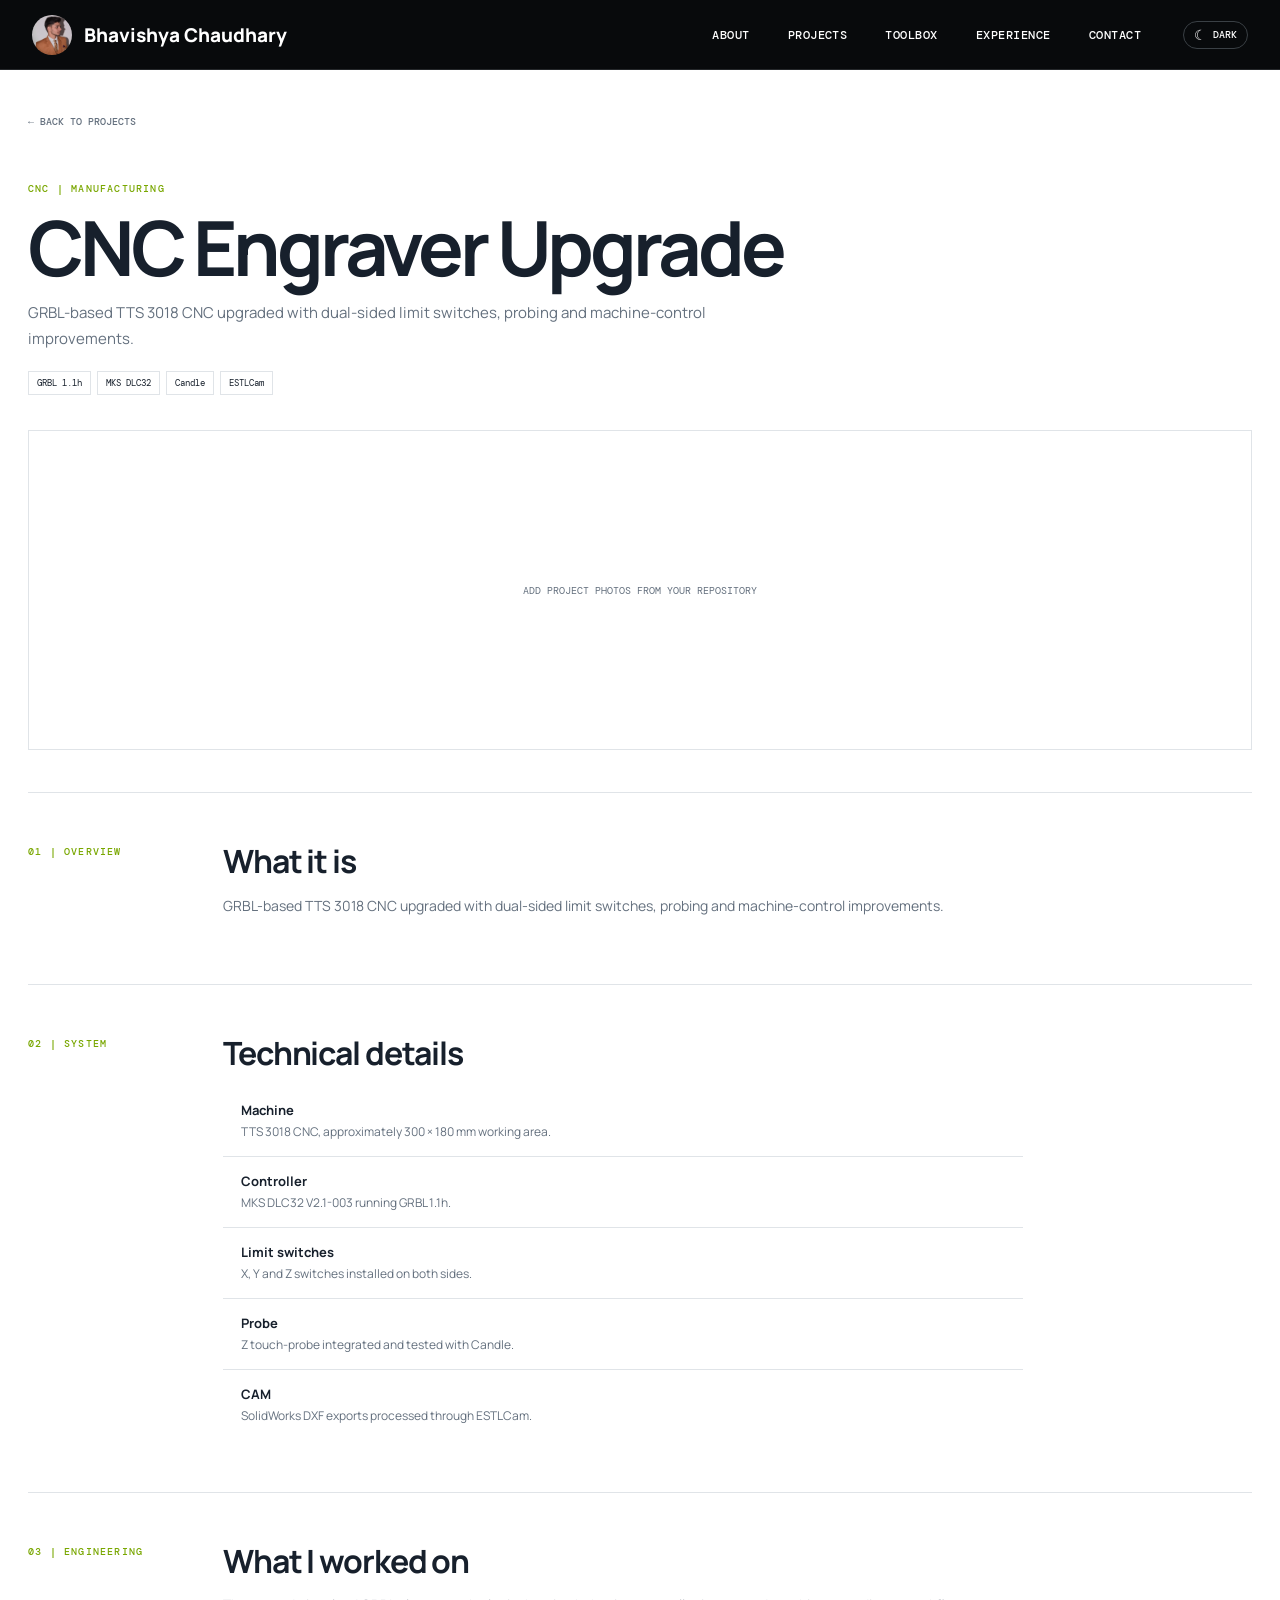
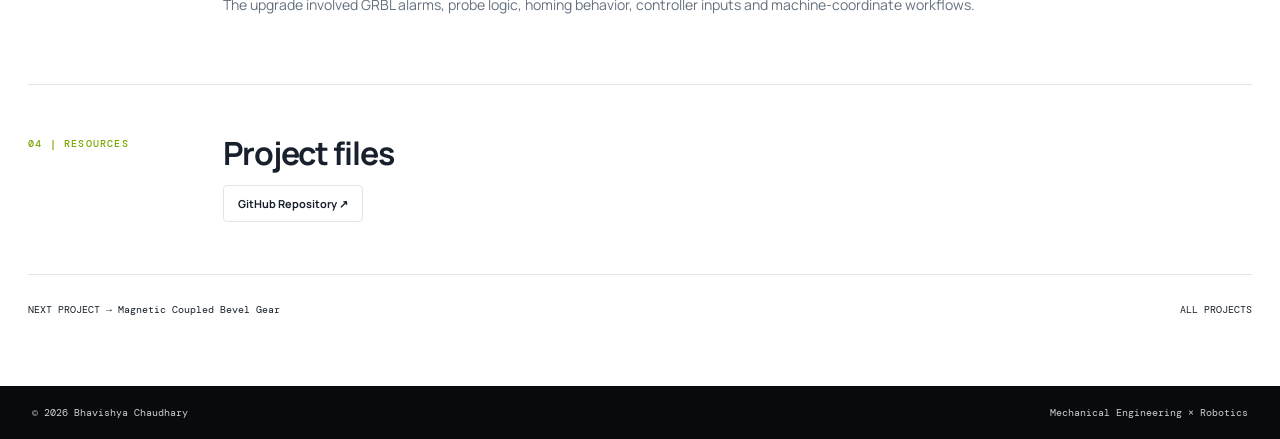
<file: projects/cnc-engraver.html>
<!DOCTYPE html><html lang="en"><head><meta charset="UTF-8"><meta name="viewport" content="width=device-width,initial-scale=1.0"><title>CNC Engraver Upgrade | Bhavishya Chaudhary</title><link rel="stylesheet" href="../project.css"><script>if(localStorage.getItem("portfolio-theme")==="dark")document.documentElement.classList.add("dark");</script></head><body>
<header class="site-header"><a class="brand" href="../index.html#about"><img src="../assets/profile.jpeg" alt="Bhavishya Chaudhary"><span>Bhavishya Chaudhary</span></a><nav class="main-nav"><a href="../index.html#about">ABOUT</a><a href="../index.html#projects">PROJECTS</a><a href="../index.html#toolbox">TOOLBOX</a><a href="../index.html#experience">EXPERIENCE</a><a href="../index.html#contact">CONTACT</a><button id="themeToggle" class="theme-toggle" type="button" aria-label="Switch theme"><span class="theme-icon">☾</span><span class="theme-label">DARK</span></button></nav></header>
<main class="page"><a class="back" href="../index.html#projects">← BACK TO PROJECTS</a>
<section class="hero-project"><p class="eyebrow">CNC | MANUFACTURING</p><h1>CNC Engraver Upgrade</h1><p class="lead">GRBL-based TTS 3018 CNC upgraded with dual-sided limit switches, probing and machine-control improvements.</p><div class="meta"><span>GRBL 1.1h</span><span>MKS DLC32</span><span>Candle</span><span>ESTLCam</span></div><div class="cover"><span>ADD PROJECT PHOTOS FROM YOUR REPOSITORY</span></div></section>
<section class="content"><div class="label">01 | OVERVIEW</div><div><h2>What it is</h2><p>GRBL-based TTS 3018 CNC upgraded with dual-sided limit switches, probing and machine-control improvements.</p></div></section>
<section class="content"><div class="label">02 | SYSTEM</div><div><h2>Technical details</h2><div class="list"><div><strong>Machine</strong><span>TTS 3018 CNC, approximately 300 × 180 mm working area.</span></div><div><strong>Controller</strong><span>MKS DLC32 V2.1-003 running GRBL 1.1h.</span></div><div><strong>Limit switches</strong><span>X, Y and Z switches installed on both sides.</span></div><div><strong>Probe</strong><span>Z touch-probe integrated and tested with Candle.</span></div><div><strong>CAM</strong><span>SolidWorks DXF exports processed through ESTLCam.</span></div></div></div></section>
<section class="content"><div class="label">03 | ENGINEERING</div><div><h2>What I worked on</h2><p>The upgrade involved GRBL alarms, probe logic, homing behavior, controller inputs and machine-coordinate workflows.</p></div></section>
<section class="content"><div class="label">04 | RESOURCES</div><div><h2>Project files</h2><div class="resources"><a class="button" href="https://github.com/bhavishya-chaudhary/CNC-Engraver-TTS-3018" target="_blank" rel="noreferrer">GitHub Repository ↗</a></div></div></section>
<div class="next"><a href="magnetic-bevel-gear.html">NEXT PROJECT → Magnetic Coupled Bevel Gear</a><a href="../index.html#projects">ALL PROJECTS</a></div></main>
<footer><span>© 2026 Bhavishya Chaudhary</span><span>Mechanical Engineering × Robotics</span></footer><script>
(function(){
  const toggle=document.getElementById("themeToggle");
  function update(){
    if(!toggle)return;
    const dark=document.documentElement.classList.contains("dark");
    const icon=toggle.querySelector(".theme-icon");
    const label=toggle.querySelector(".theme-label");
    if(icon)icon.textContent=dark?"☀":"☾";
    if(label)label.textContent=dark?"LIGHT":"DARK";
  }
  toggle?.addEventListener("click",function(){
    const dark=document.documentElement.classList.toggle("dark");
    localStorage.setItem("portfolio-theme",dark?"dark":"light");
    update();
  });
  update();
})();
</script></body></html>
</file>
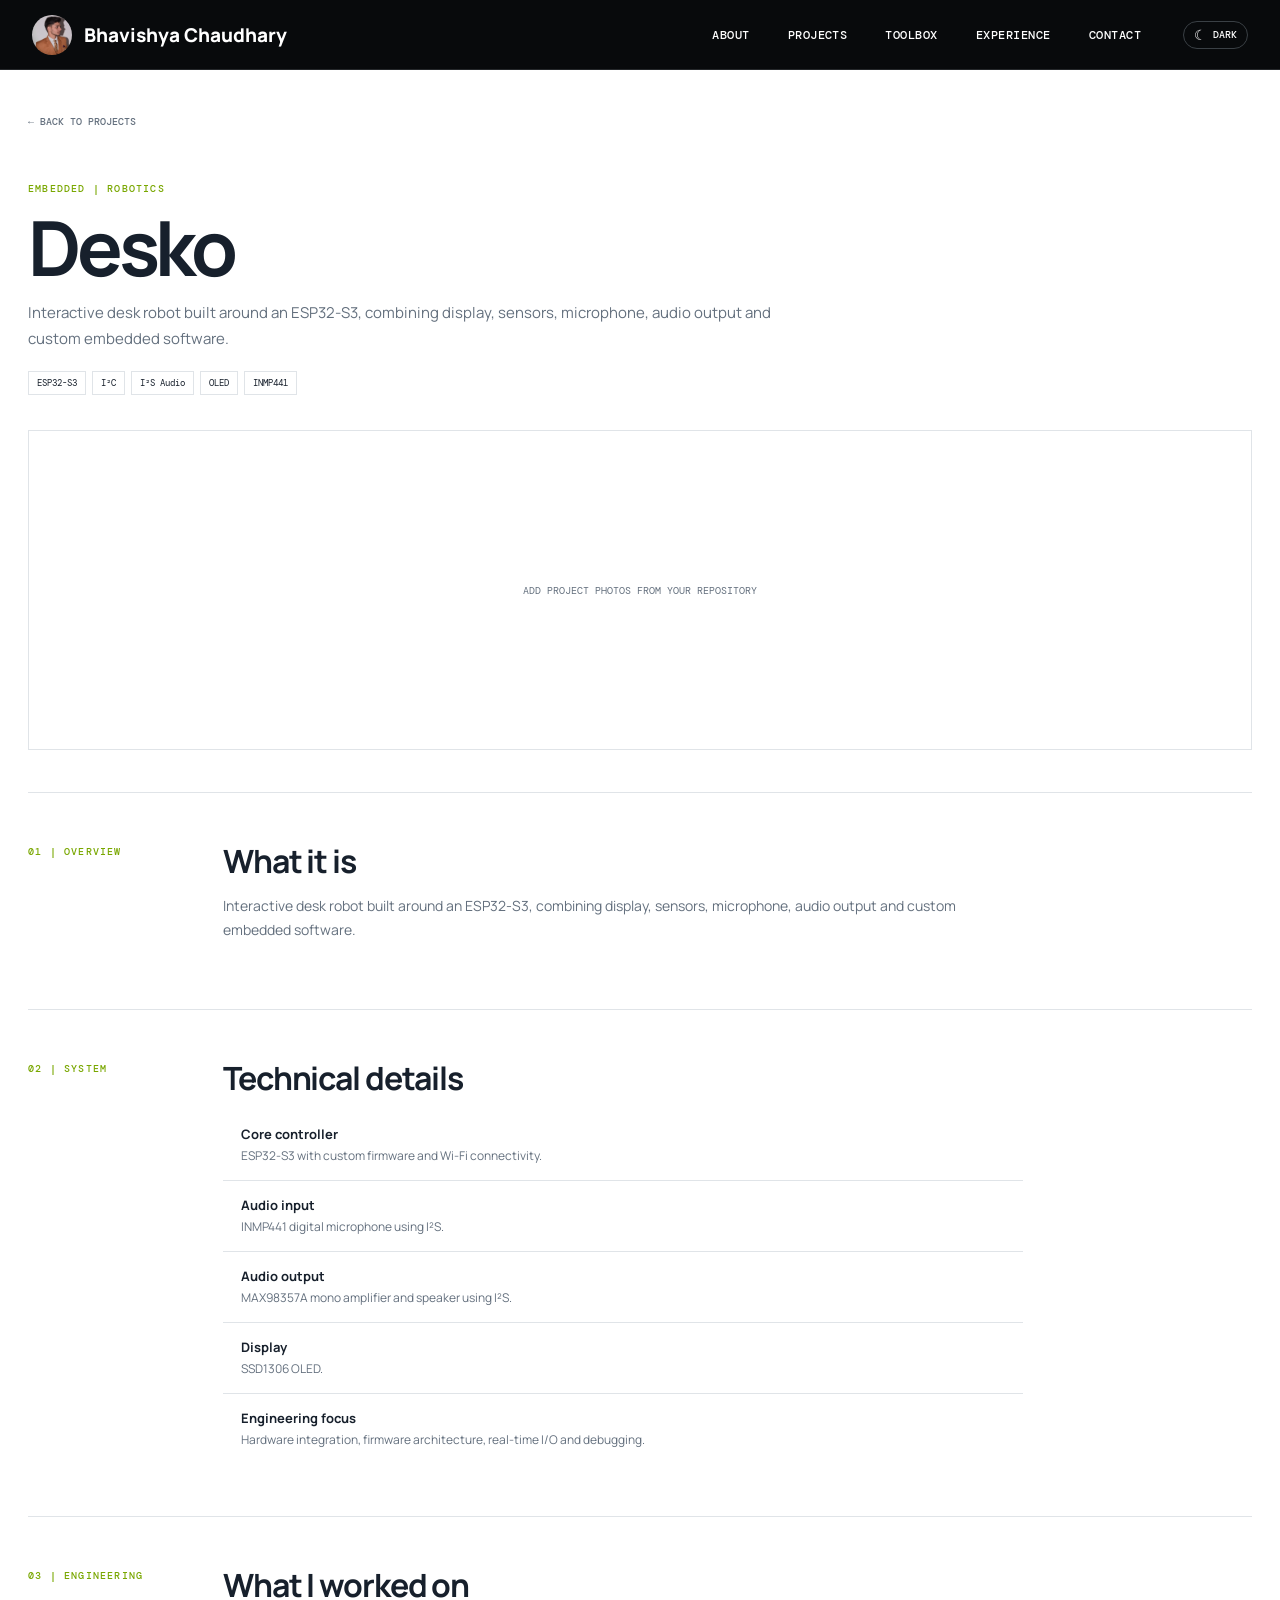
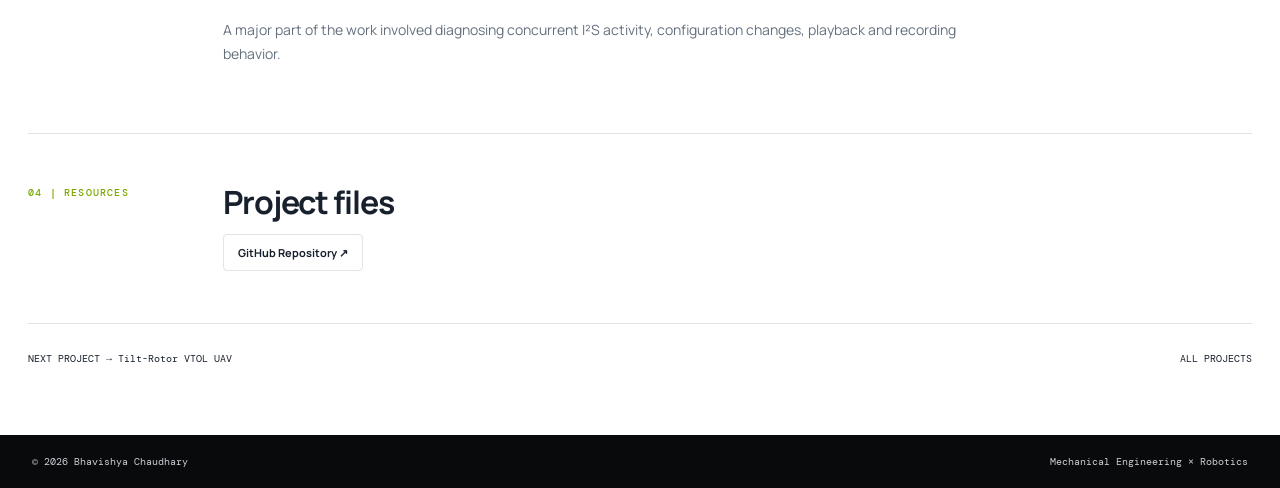
<file: projects/desko.html>
<!DOCTYPE html><html lang="en"><head><meta charset="UTF-8"><meta name="viewport" content="width=device-width,initial-scale=1.0"><title>Desko | Bhavishya Chaudhary</title><link rel="stylesheet" href="../project.css"><script>if(localStorage.getItem("portfolio-theme")==="dark")document.documentElement.classList.add("dark");</script></head><body>
<header class="site-header"><a class="brand" href="../index.html#about"><img src="../assets/profile.jpeg" alt="Bhavishya Chaudhary"><span>Bhavishya Chaudhary</span></a><nav class="main-nav"><a href="../index.html#about">ABOUT</a><a href="../index.html#projects">PROJECTS</a><a href="../index.html#toolbox">TOOLBOX</a><a href="../index.html#experience">EXPERIENCE</a><a href="../index.html#contact">CONTACT</a><button id="themeToggle" class="theme-toggle" type="button" aria-label="Switch theme"><span class="theme-icon">☾</span><span class="theme-label">DARK</span></button></nav></header>
<main class="page"><a class="back" href="../index.html#projects">← BACK TO PROJECTS</a>
<section class="hero-project"><p class="eyebrow">EMBEDDED | ROBOTICS</p><h1>Desko</h1><p class="lead">Interactive desk robot built around an ESP32-S3, combining display, sensors, microphone, audio output and custom embedded software.</p><div class="meta"><span>ESP32-S3</span><span>I²C</span><span>I²S Audio</span><span>OLED</span><span>INMP441</span></div><div class="cover"><span>ADD PROJECT PHOTOS FROM YOUR REPOSITORY</span></div></section>
<section class="content"><div class="label">01 | OVERVIEW</div><div><h2>What it is</h2><p>Interactive desk robot built around an ESP32-S3, combining display, sensors, microphone, audio output and custom embedded software.</p></div></section>
<section class="content"><div class="label">02 | SYSTEM</div><div><h2>Technical details</h2><div class="list"><div><strong>Core controller</strong><span>ESP32-S3 with custom firmware and Wi-Fi connectivity.</span></div><div><strong>Audio input</strong><span>INMP441 digital microphone using I²S.</span></div><div><strong>Audio output</strong><span>MAX98357A mono amplifier and speaker using I²S.</span></div><div><strong>Display</strong><span>SSD1306 OLED.</span></div><div><strong>Engineering focus</strong><span>Hardware integration, firmware architecture, real-time I/O and debugging.</span></div></div></div></section>
<section class="content"><div class="label">03 | ENGINEERING</div><div><h2>What I worked on</h2><p>A major part of the work involved diagnosing concurrent I²S activity, configuration changes, playback and recording behavior.</p></div></section>
<section class="content"><div class="label">04 | RESOURCES</div><div><h2>Project files</h2><div class="resources"><a class="button" href="https://github.com/bhavishya-chaudhary/Desko" target="_blank" rel="noreferrer">GitHub Repository ↗</a></div></div></section>
<div class="next"><a href="tilt-rotor-vtol.html">NEXT PROJECT → Tilt-Rotor VTOL UAV</a><a href="../index.html#projects">ALL PROJECTS</a></div></main>
<footer><span>© 2026 Bhavishya Chaudhary</span><span>Mechanical Engineering × Robotics</span></footer><script>
(function(){
  const toggle=document.getElementById("themeToggle");
  function update(){
    if(!toggle)return;
    const dark=document.documentElement.classList.contains("dark");
    const icon=toggle.querySelector(".theme-icon");
    const label=toggle.querySelector(".theme-label");
    if(icon)icon.textContent=dark?"☀":"☾";
    if(label)label.textContent=dark?"LIGHT":"DARK";
  }
  toggle?.addEventListener("click",function(){
    const dark=document.documentElement.classList.toggle("dark");
    localStorage.setItem("portfolio-theme",dark?"dark":"light");
    update();
  });
  update();
})();
</script></body></html>
</file>
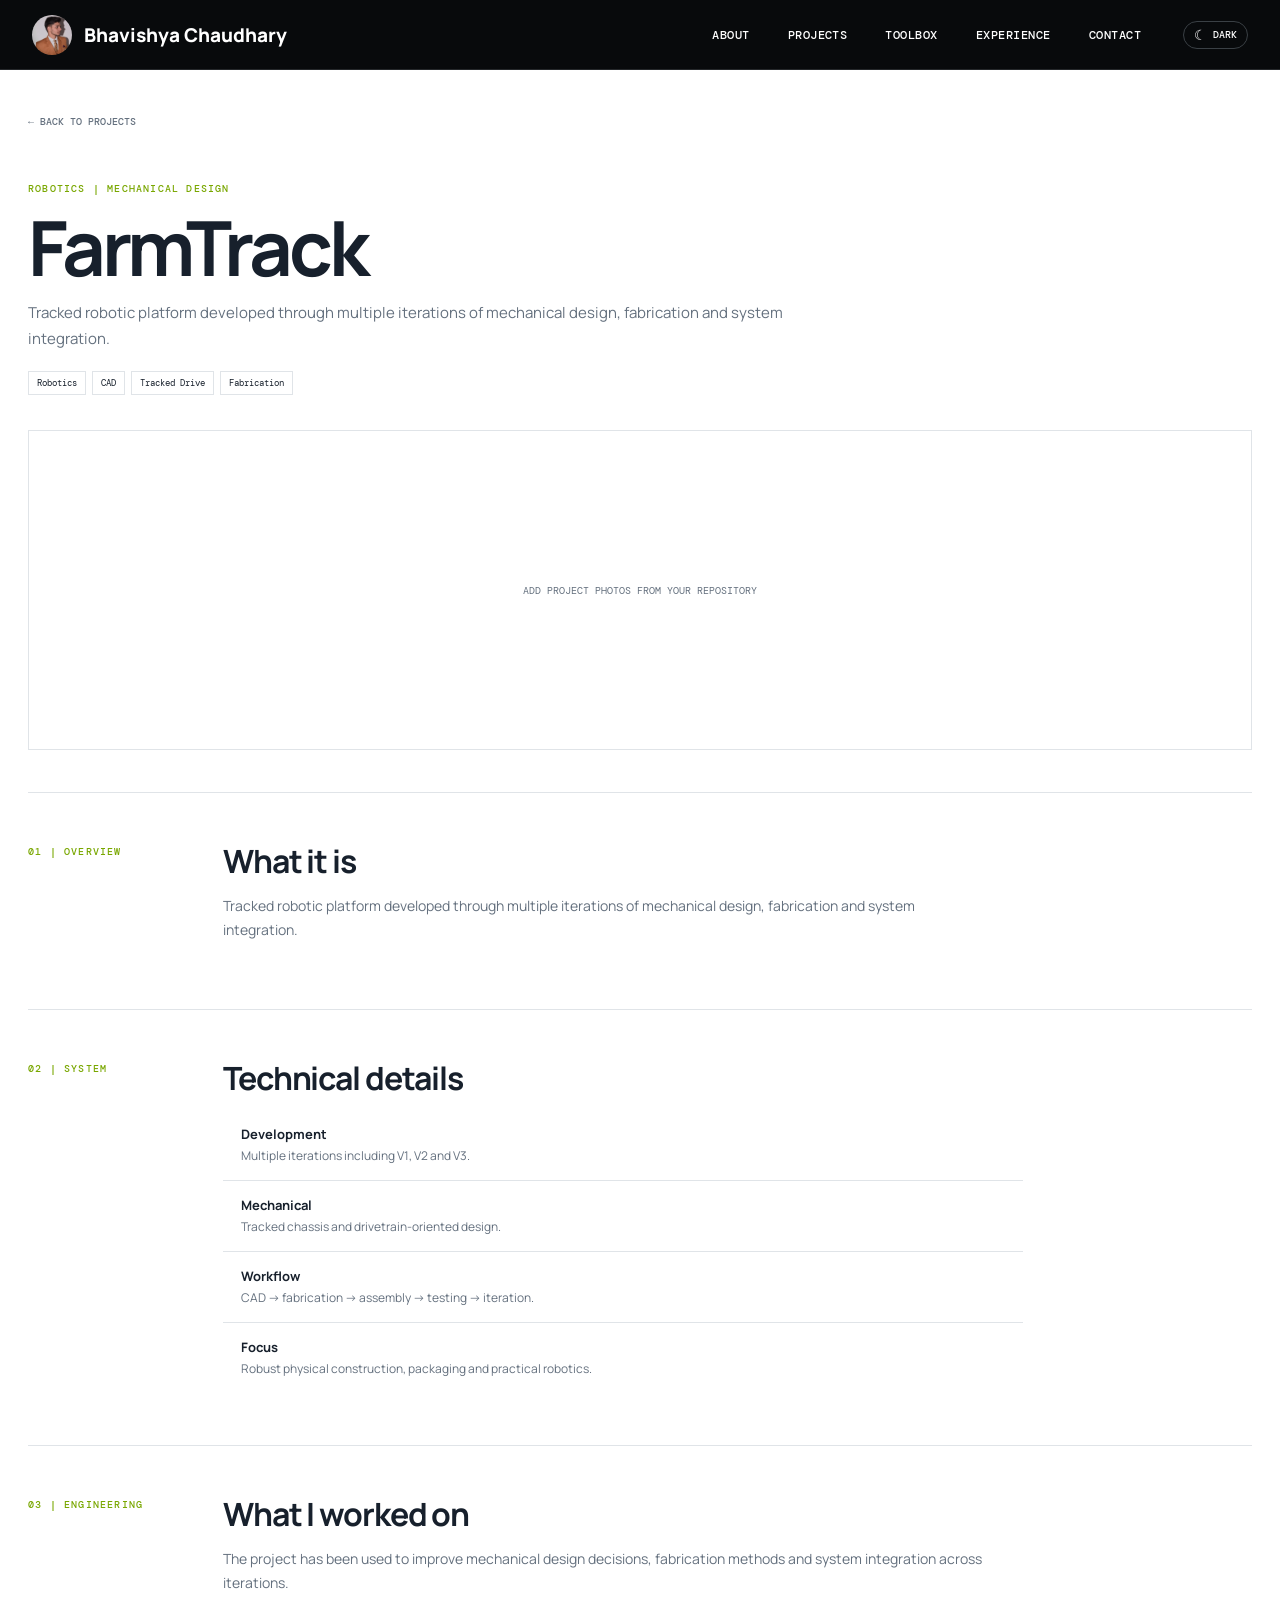
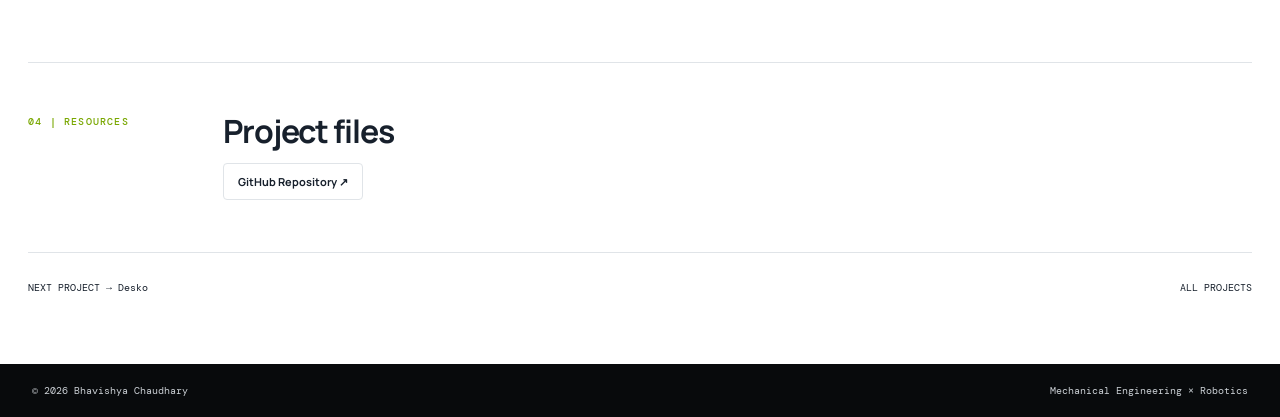
<file: projects/farmtrack.html>
<!DOCTYPE html><html lang="en"><head><meta charset="UTF-8"><meta name="viewport" content="width=device-width,initial-scale=1.0"><title>FarmTrack | Bhavishya Chaudhary</title><link rel="stylesheet" href="../project.css"><script>if(localStorage.getItem("portfolio-theme")==="dark")document.documentElement.classList.add("dark");</script></head><body>
<header class="site-header"><a class="brand" href="../index.html#about"><img src="../assets/profile.jpeg" alt="Bhavishya Chaudhary"><span>Bhavishya Chaudhary</span></a><nav class="main-nav"><a href="../index.html#about">ABOUT</a><a href="../index.html#projects">PROJECTS</a><a href="../index.html#toolbox">TOOLBOX</a><a href="../index.html#experience">EXPERIENCE</a><a href="../index.html#contact">CONTACT</a><button id="themeToggle" class="theme-toggle" type="button" aria-label="Switch theme"><span class="theme-icon">☾</span><span class="theme-label">DARK</span></button></nav></header>
<main class="page"><a class="back" href="../index.html#projects">← BACK TO PROJECTS</a>
<section class="hero-project"><p class="eyebrow">ROBOTICS | MECHANICAL DESIGN</p><h1>FarmTrack</h1><p class="lead">Tracked robotic platform developed through multiple iterations of mechanical design, fabrication and system integration.</p><div class="meta"><span>Robotics</span><span>CAD</span><span>Tracked Drive</span><span>Fabrication</span></div><div class="cover"><span>ADD PROJECT PHOTOS FROM YOUR REPOSITORY</span></div></section>
<section class="content"><div class="label">01 | OVERVIEW</div><div><h2>What it is</h2><p>Tracked robotic platform developed through multiple iterations of mechanical design, fabrication and system integration.</p></div></section>
<section class="content"><div class="label">02 | SYSTEM</div><div><h2>Technical details</h2><div class="list"><div><strong>Development</strong><span>Multiple iterations including V1, V2 and V3.</span></div><div><strong>Mechanical</strong><span>Tracked chassis and drivetrain-oriented design.</span></div><div><strong>Workflow</strong><span>CAD → fabrication → assembly → testing → iteration.</span></div><div><strong>Focus</strong><span>Robust physical construction, packaging and practical robotics.</span></div></div></div></section>
<section class="content"><div class="label">03 | ENGINEERING</div><div><h2>What I worked on</h2><p>The project has been used to improve mechanical design decisions, fabrication methods and system integration across iterations.</p></div></section>
<section class="content"><div class="label">04 | RESOURCES</div><div><h2>Project files</h2><div class="resources"><a class="button" href="https://github.com/bhavishya-chaudhary/Farm-Track" target="_blank" rel="noreferrer">GitHub Repository ↗</a></div></div></section>
<div class="next"><a href="desko.html">NEXT PROJECT → Desko</a><a href="../index.html#projects">ALL PROJECTS</a></div></main>
<footer><span>© 2026 Bhavishya Chaudhary</span><span>Mechanical Engineering × Robotics</span></footer><script>
(function(){
  const toggle=document.getElementById("themeToggle");
  function update(){
    if(!toggle)return;
    const dark=document.documentElement.classList.contains("dark");
    const icon=toggle.querySelector(".theme-icon");
    const label=toggle.querySelector(".theme-label");
    if(icon)icon.textContent=dark?"☀":"☾";
    if(label)label.textContent=dark?"LIGHT":"DARK";
  }
  toggle?.addEventListener("click",function(){
    const dark=document.documentElement.classList.toggle("dark");
    localStorage.setItem("portfolio-theme",dark?"dark":"light");
    update();
  });
  update();
})();
</script></body></html>
</file>
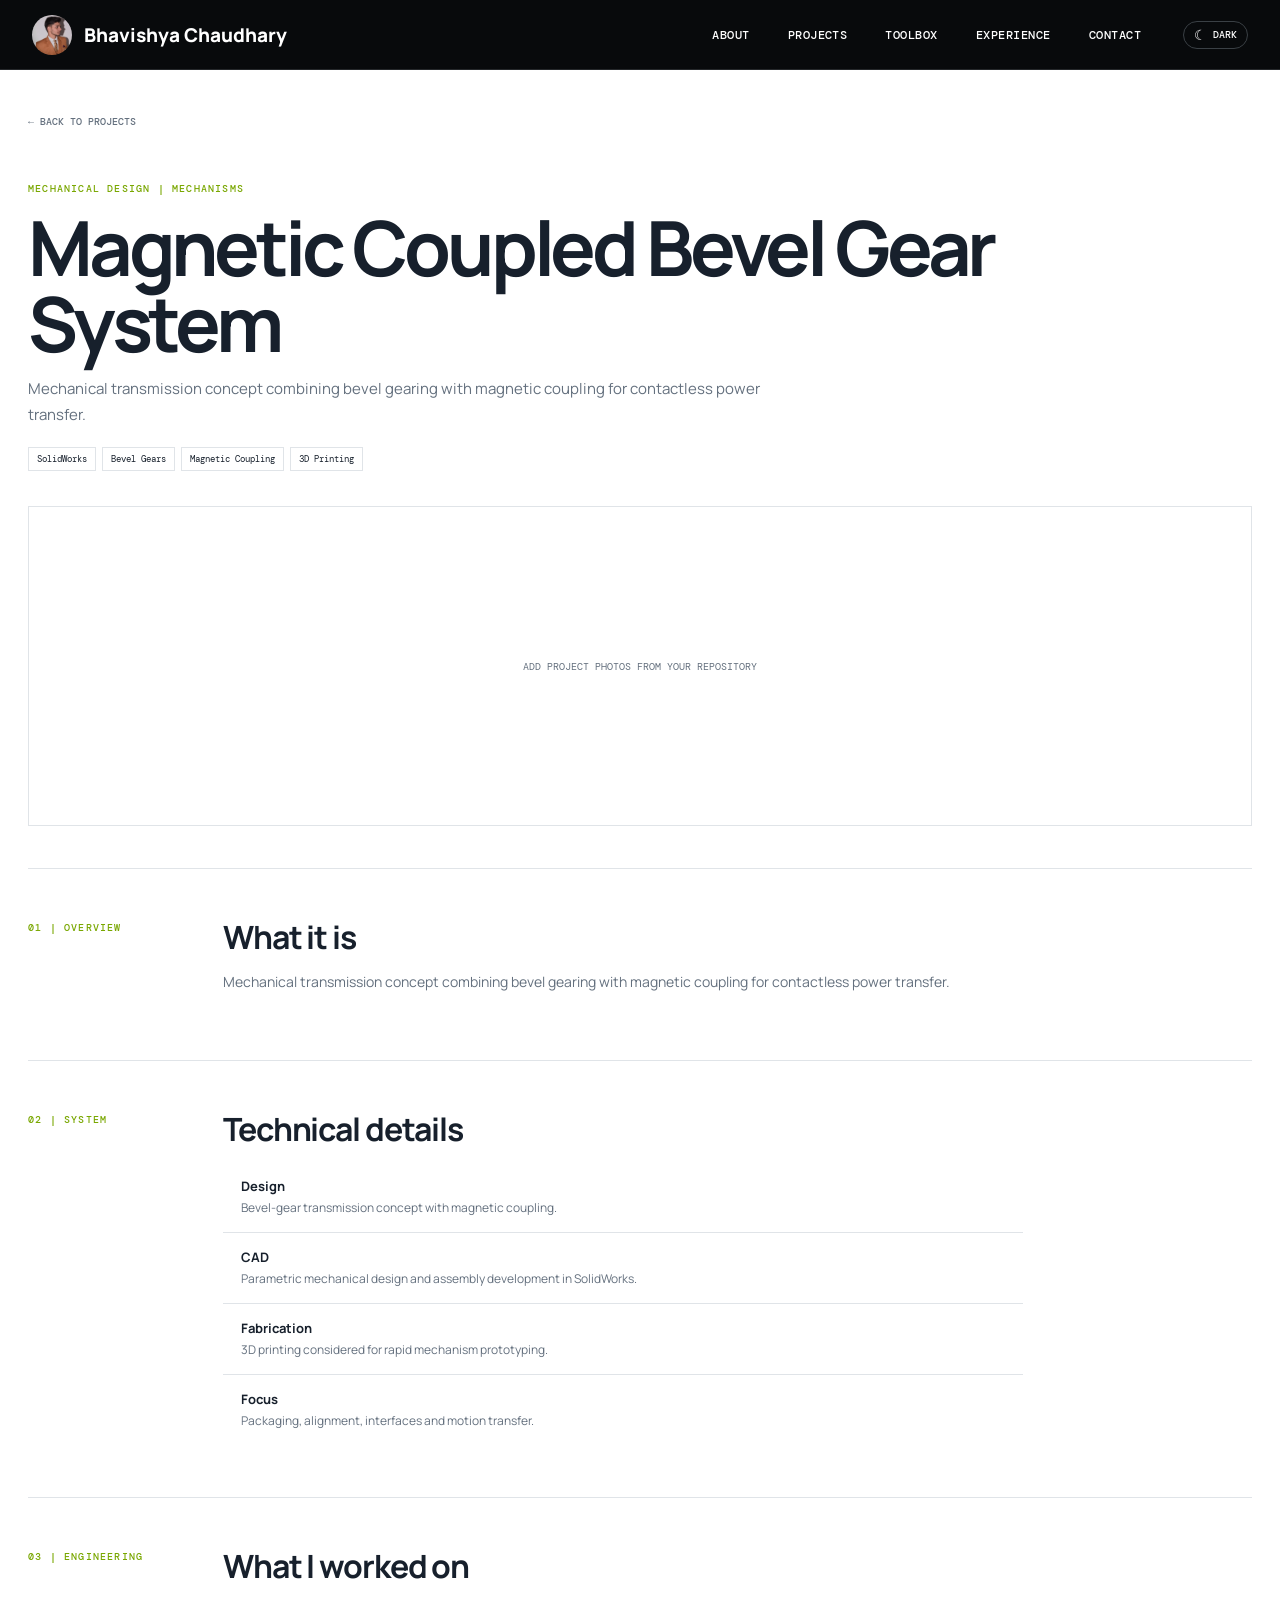
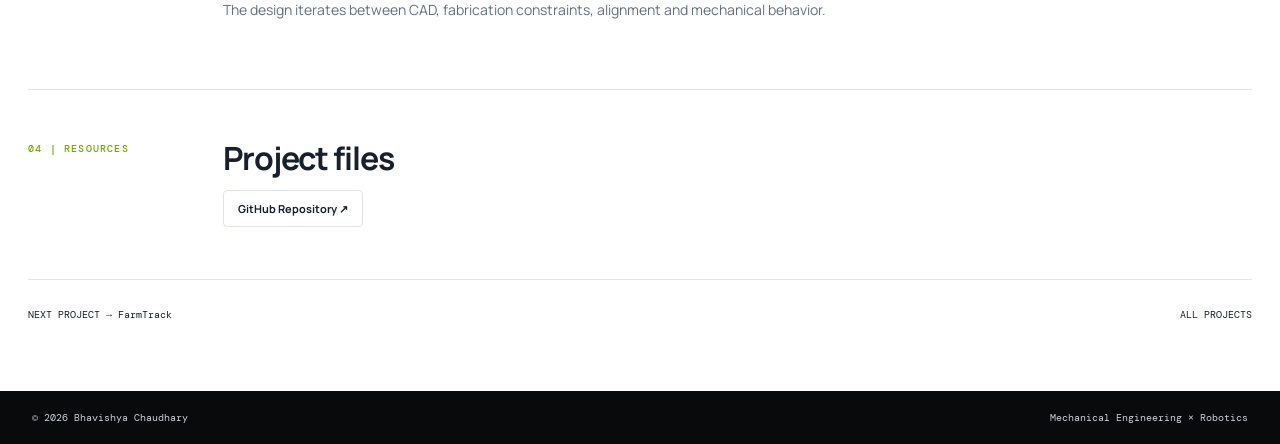
<file: projects/magnetic-bevel-gear.html>
<!DOCTYPE html><html lang="en"><head><meta charset="UTF-8"><meta name="viewport" content="width=device-width,initial-scale=1.0"><title>Magnetic Coupled Bevel Gear System | Bhavishya Chaudhary</title><link rel="stylesheet" href="../project.css"><script>if(localStorage.getItem("portfolio-theme")==="dark")document.documentElement.classList.add("dark");</script></head><body>
<header class="site-header"><a class="brand" href="../index.html#about"><img src="../assets/profile.jpeg" alt="Bhavishya Chaudhary"><span>Bhavishya Chaudhary</span></a><nav class="main-nav"><a href="../index.html#about">ABOUT</a><a href="../index.html#projects">PROJECTS</a><a href="../index.html#toolbox">TOOLBOX</a><a href="../index.html#experience">EXPERIENCE</a><a href="../index.html#contact">CONTACT</a><button id="themeToggle" class="theme-toggle" type="button" aria-label="Switch theme"><span class="theme-icon">☾</span><span class="theme-label">DARK</span></button></nav></header>
<main class="page"><a class="back" href="../index.html#projects">← BACK TO PROJECTS</a>
<section class="hero-project"><p class="eyebrow">MECHANICAL DESIGN | MECHANISMS</p><h1>Magnetic Coupled Bevel Gear System</h1><p class="lead">Mechanical transmission concept combining bevel gearing with magnetic coupling for contactless power transfer.</p><div class="meta"><span>SolidWorks</span><span>Bevel Gears</span><span>Magnetic Coupling</span><span>3D Printing</span></div><div class="cover"><span>ADD PROJECT PHOTOS FROM YOUR REPOSITORY</span></div></section>
<section class="content"><div class="label">01 | OVERVIEW</div><div><h2>What it is</h2><p>Mechanical transmission concept combining bevel gearing with magnetic coupling for contactless power transfer.</p></div></section>
<section class="content"><div class="label">02 | SYSTEM</div><div><h2>Technical details</h2><div class="list"><div><strong>Design</strong><span>Bevel-gear transmission concept with magnetic coupling.</span></div><div><strong>CAD</strong><span>Parametric mechanical design and assembly development in SolidWorks.</span></div><div><strong>Fabrication</strong><span>3D printing considered for rapid mechanism prototyping.</span></div><div><strong>Focus</strong><span>Packaging, alignment, interfaces and motion transfer.</span></div></div></div></section>
<section class="content"><div class="label">03 | ENGINEERING</div><div><h2>What I worked on</h2><p>The design iterates between CAD, fabrication constraints, alignment and mechanical behavior.</p></div></section>
<section class="content"><div class="label">04 | RESOURCES</div><div><h2>Project files</h2><div class="resources"><a class="button" href="#" target="_blank" rel="noreferrer">GitHub Repository ↗</a></div></div></section>
<div class="next"><a href="farmtrack.html">NEXT PROJECT → FarmTrack</a><a href="../index.html#projects">ALL PROJECTS</a></div></main>
<footer><span>© 2026 Bhavishya Chaudhary</span><span>Mechanical Engineering × Robotics</span></footer><script>
(function(){
  const toggle=document.getElementById("themeToggle");
  function update(){
    if(!toggle)return;
    const dark=document.documentElement.classList.contains("dark");
    const icon=toggle.querySelector(".theme-icon");
    const label=toggle.querySelector(".theme-label");
    if(icon)icon.textContent=dark?"☀":"☾";
    if(label)label.textContent=dark?"LIGHT":"DARK";
  }
  toggle?.addEventListener("click",function(){
    const dark=document.documentElement.classList.toggle("dark");
    localStorage.setItem("portfolio-theme",dark?"dark":"light");
    update();
  });
  update();
})();
</script></body></html>
</file>
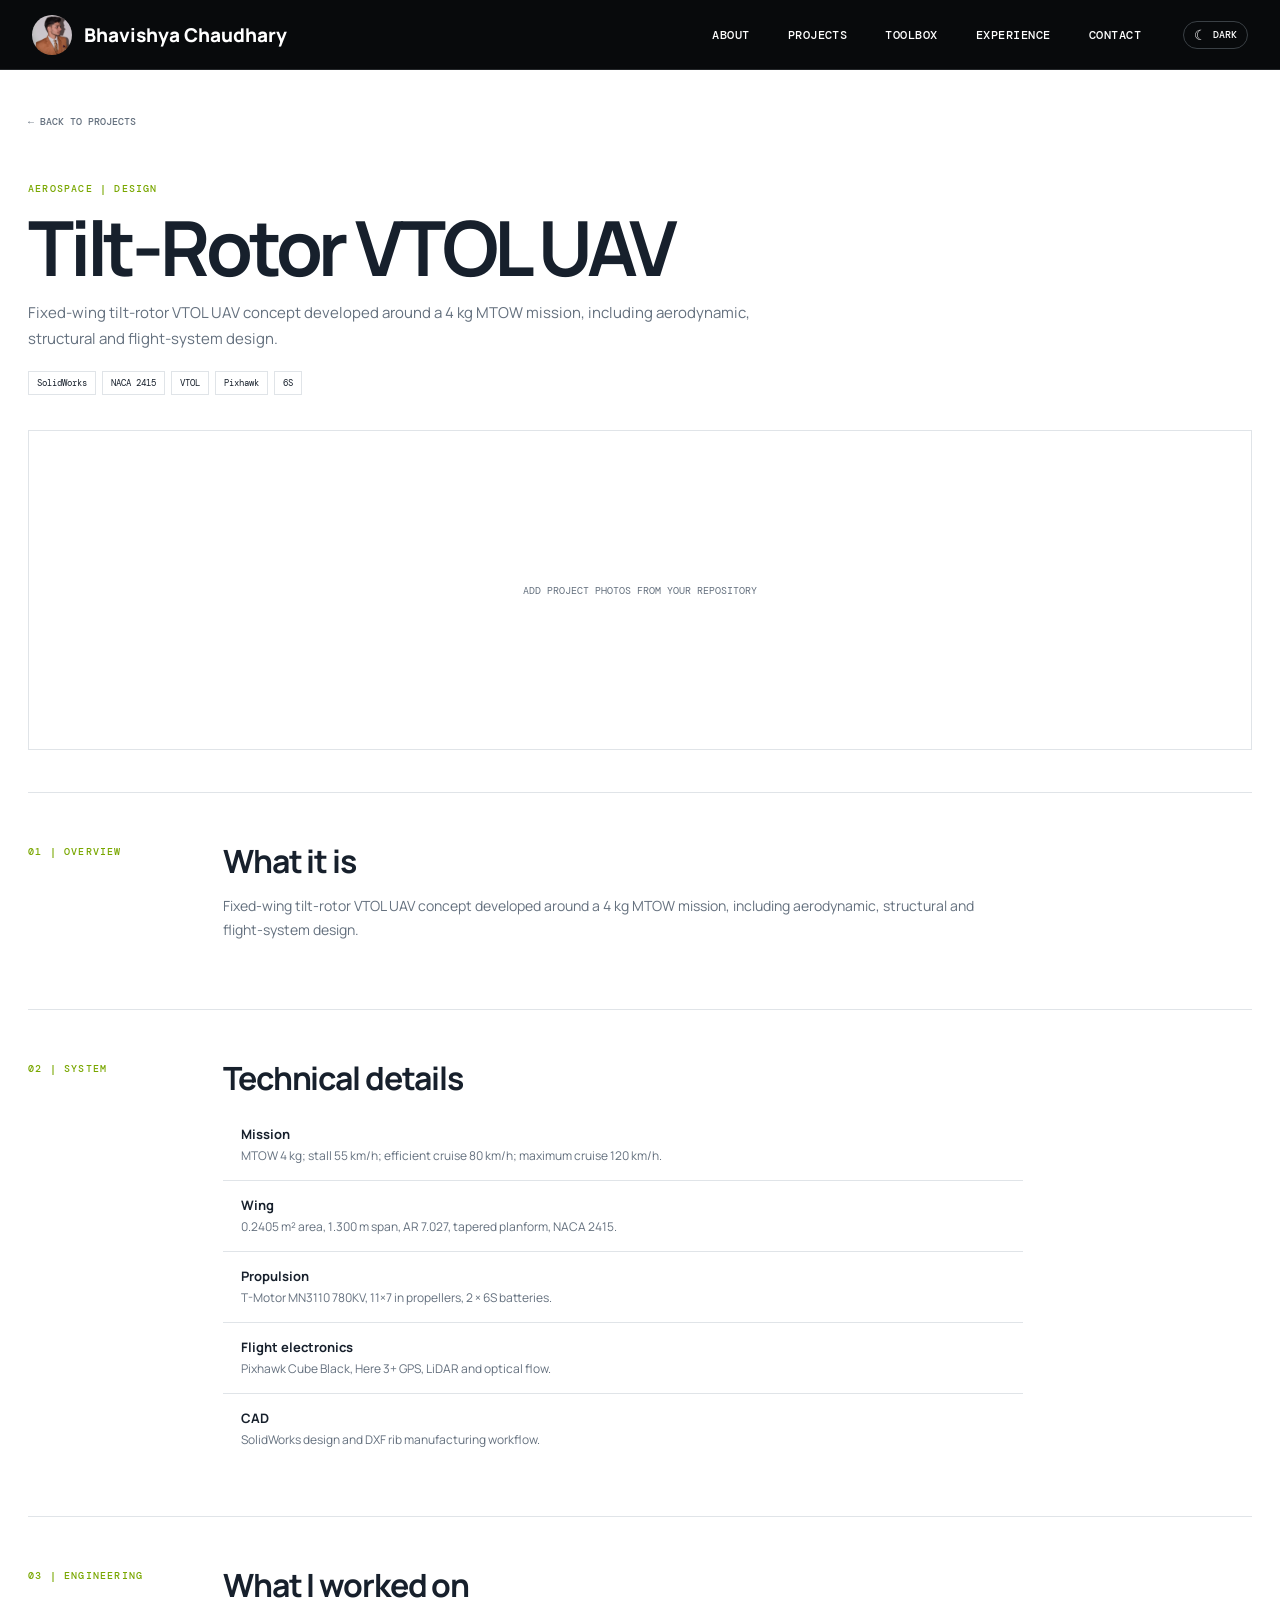
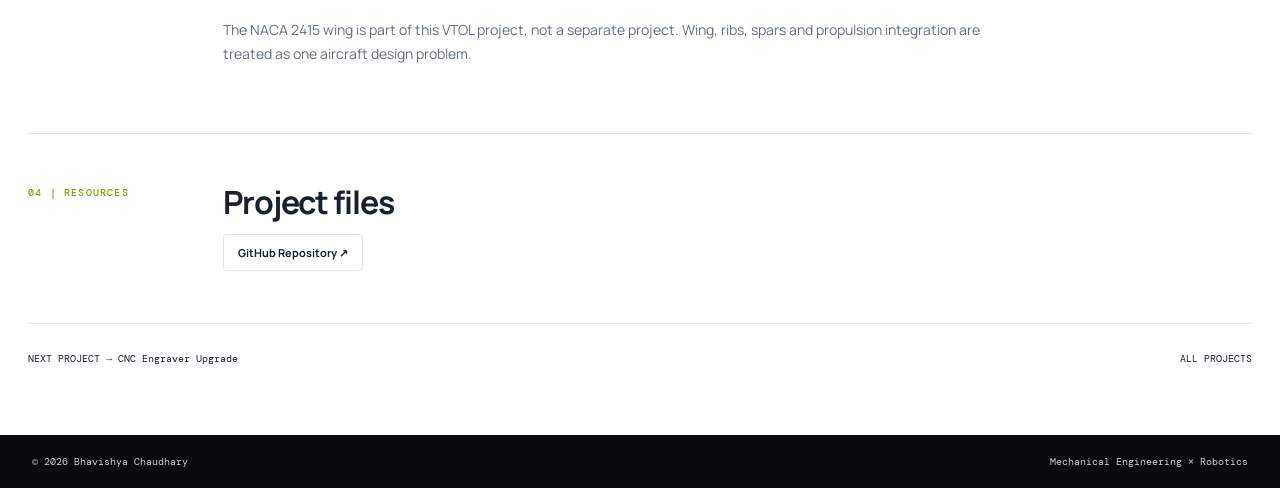
<file: projects/tilt-rotor-vtol.html>
<!DOCTYPE html><html lang="en"><head><meta charset="UTF-8"><meta name="viewport" content="width=device-width,initial-scale=1.0"><title>Tilt-Rotor VTOL UAV | Bhavishya Chaudhary</title><link rel="stylesheet" href="../project.css"><script>if(localStorage.getItem("portfolio-theme")==="dark")document.documentElement.classList.add("dark");</script></head><body>
<header class="site-header"><a class="brand" href="../index.html#about"><img src="../assets/profile.jpeg" alt="Bhavishya Chaudhary"><span>Bhavishya Chaudhary</span></a><nav class="main-nav"><a href="../index.html#about">ABOUT</a><a href="../index.html#projects">PROJECTS</a><a href="../index.html#toolbox">TOOLBOX</a><a href="../index.html#experience">EXPERIENCE</a><a href="../index.html#contact">CONTACT</a><button id="themeToggle" class="theme-toggle" type="button" aria-label="Switch theme"><span class="theme-icon">☾</span><span class="theme-label">DARK</span></button></nav></header>
<main class="page"><a class="back" href="../index.html#projects">← BACK TO PROJECTS</a>
<section class="hero-project"><p class="eyebrow">AEROSPACE | DESIGN</p><h1>Tilt-Rotor VTOL UAV</h1><p class="lead">Fixed-wing tilt-rotor VTOL UAV concept developed around a 4 kg MTOW mission, including aerodynamic, structural and flight-system design.</p><div class="meta"><span>SolidWorks</span><span>NACA 2415</span><span>VTOL</span><span>Pixhawk</span><span>6S</span></div><div class="cover"><span>ADD PROJECT PHOTOS FROM YOUR REPOSITORY</span></div></section>
<section class="content"><div class="label">01 | OVERVIEW</div><div><h2>What it is</h2><p>Fixed-wing tilt-rotor VTOL UAV concept developed around a 4 kg MTOW mission, including aerodynamic, structural and flight-system design.</p></div></section>
<section class="content"><div class="label">02 | SYSTEM</div><div><h2>Technical details</h2><div class="list"><div><strong>Mission</strong><span>MTOW 4 kg; stall 55 km/h; efficient cruise 80 km/h; maximum cruise 120 km/h.</span></div><div><strong>Wing</strong><span>0.2405 m² area, 1.300 m span, AR 7.027, tapered planform, NACA 2415.</span></div><div><strong>Propulsion</strong><span>T-Motor MN3110 780KV, 11×7 in propellers, 2 × 6S batteries.</span></div><div><strong>Flight electronics</strong><span>Pixhawk Cube Black, Here 3+ GPS, LiDAR and optical flow.</span></div><div><strong>CAD</strong><span>SolidWorks design and DXF rib manufacturing workflow.</span></div></div></div></section>
<section class="content"><div class="label">03 | ENGINEERING</div><div><h2>What I worked on</h2><p>The NACA 2415 wing is part of this VTOL project, not a separate project. Wing, ribs, spars and propulsion integration are treated as one aircraft design problem.</p></div></section>
<section class="content"><div class="label">04 | RESOURCES</div><div><h2>Project files</h2><div class="resources"><a class="button" href="#" target="_blank" rel="noreferrer">GitHub Repository ↗</a></div></div></section>
<div class="next"><a href="cnc-engraver.html">NEXT PROJECT → CNC Engraver Upgrade</a><a href="../index.html#projects">ALL PROJECTS</a></div></main>
<footer><span>© 2026 Bhavishya Chaudhary</span><span>Mechanical Engineering × Robotics</span></footer><script>
(function(){
  const toggle=document.getElementById("themeToggle");
  function update(){
    if(!toggle)return;
    const dark=document.documentElement.classList.contains("dark");
    const icon=toggle.querySelector(".theme-icon");
    const label=toggle.querySelector(".theme-label");
    if(icon)icon.textContent=dark?"☀":"☾";
    if(label)label.textContent=dark?"LIGHT":"DARK";
  }
  toggle?.addEventListener("click",function(){
    const dark=document.documentElement.classList.toggle("dark");
    localStorage.setItem("portfolio-theme",dark?"dark":"light");
    update();
  });
  update();
})();
</script></body></html>
</file>
<file: project.css>
@import url('https://fonts.googleapis.com/css2?family=DM+Mono:wght@400;500&family=Manrope:wght@400;500;600;700;800&display=swap');
:root{--bg:#fff;--card:#fff;--ink:#17202c;--muted:#64707e;--line:#e0e4e8;--accent:#baff00;--dark:#080a0c;--max:1280px}
html.dark{--bg:#0b0d0f;--card:#111417;--ink:#f2f4f6;--muted:#aab2bc;--line:#2c3238}
*{box-sizing:border-box}
html{scroll-behavior:smooth}
body{margin:0;background:var(--bg);color:var(--ink);font-family:Manrope,Arial,sans-serif;transition:none}
a{color:inherit;text-decoration:none}
.site-header{height:70px;background:#080a0c;color:#fff;display:flex;align-items:center;justify-content:space-between;padding:0 32px;position:sticky;top:0;z-index:20;border-bottom:1px solid #25282b}
.brand{display:flex;align-items:center;gap:12px;font-size:19px;font-weight:800}
.brand img{width:40px;height:40px;border-radius:50%;object-fit:cover}
.main-nav{display:flex;align-items:center;gap:38px}
.main-nav a{font:500 12px "DM Mono",monospace;letter-spacing:.04em}
.main-nav a:hover{color:var(--accent)}
.theme-toggle{border:1px solid #3a4045;background:transparent;color:#fff;border-radius:20px;padding:6px 10px;font:500 10px "DM Mono",monospace;cursor:pointer;display:flex;align-items:center;gap:6px;margin-left:4px}
.theme-toggle:hover{border-color:var(--accent);color:var(--accent)}
.theme-icon{font-size:14px;line-height:1}
.page{max-width:var(--max);margin:auto;padding:38px 28px 70px}
.back{font:500 10px "DM Mono",monospace;color:var(--muted)}
.hero-project{padding:42px 0;border-bottom:1px solid var(--line)}
.eyebrow,.label{font:500 10px "DM Mono",monospace;letter-spacing:.12em;color:#79a700}
.hero-project h1{font-size:clamp(45px,6vw,76px);line-height:1;letter-spacing:-.055em;margin:14px 0}
.lead{max-width:760px;color:var(--muted);font-size:15px;line-height:1.7}
.meta{display:flex;flex-wrap:wrap;gap:6px;margin-top:20px}
.meta span{border:1px solid var(--line);padding:5px 8px;font:9px "DM Mono",monospace}
.cover{margin-top:35px;min-height:320px;background:var(--card);border:1px solid var(--line);display:grid;place-items:center;color:var(--muted);font:10px "DM Mono",monospace}
.content{display:grid;grid-template-columns:150px 1fr;gap:45px;padding:52px 0;border-bottom:1px solid var(--line)}
.content h2{font-size:32px;line-height:1.05;margin:0 0 15px;letter-spacing:-.035em}
.content p{color:var(--muted);font-size:14px;line-height:1.75;max-width:760px}
.list{display:grid;gap:1px;background:var(--line);max-width:800px}
.list div{background:var(--card);padding:15px 18px}
.list strong{display:block;font-size:13px}
.list span{font-size:12px;color:var(--muted)}
.resources{display:flex;flex-wrap:wrap;gap:8px}
.button{padding:10px 14px;border:1px solid var(--line);border-radius:4px;background:var(--card);font-size:11px;font-weight:700}
.button:hover{border-color:var(--accent);background:var(--accent);color:#111}
.next{display:flex;justify-content:space-between;padding-top:28px;font:10px "DM Mono",monospace}
footer{background:#080a0c;color:#cbd0d5;padding:20px 32px;display:flex;justify-content:space-between;font:10px "DM Mono",monospace}
@media(max-width:1050px){.main-nav{gap:22px}.page{padding-left:22px;padding-right:22px}}
@media(max-width:760px){.site-header{padding:0 16px}.main-nav a{display:none}.page{padding:30px 18px 55px}.content{display:block;padding:38px 0}.label{margin-bottom:18px}.next{flex-direction:column;gap:12px}footer{padding:18px;flex-direction:column;gap:8px}}

body,main,.page,.hero-project,.content,footer{
  transition:none !important;
}
</file>
